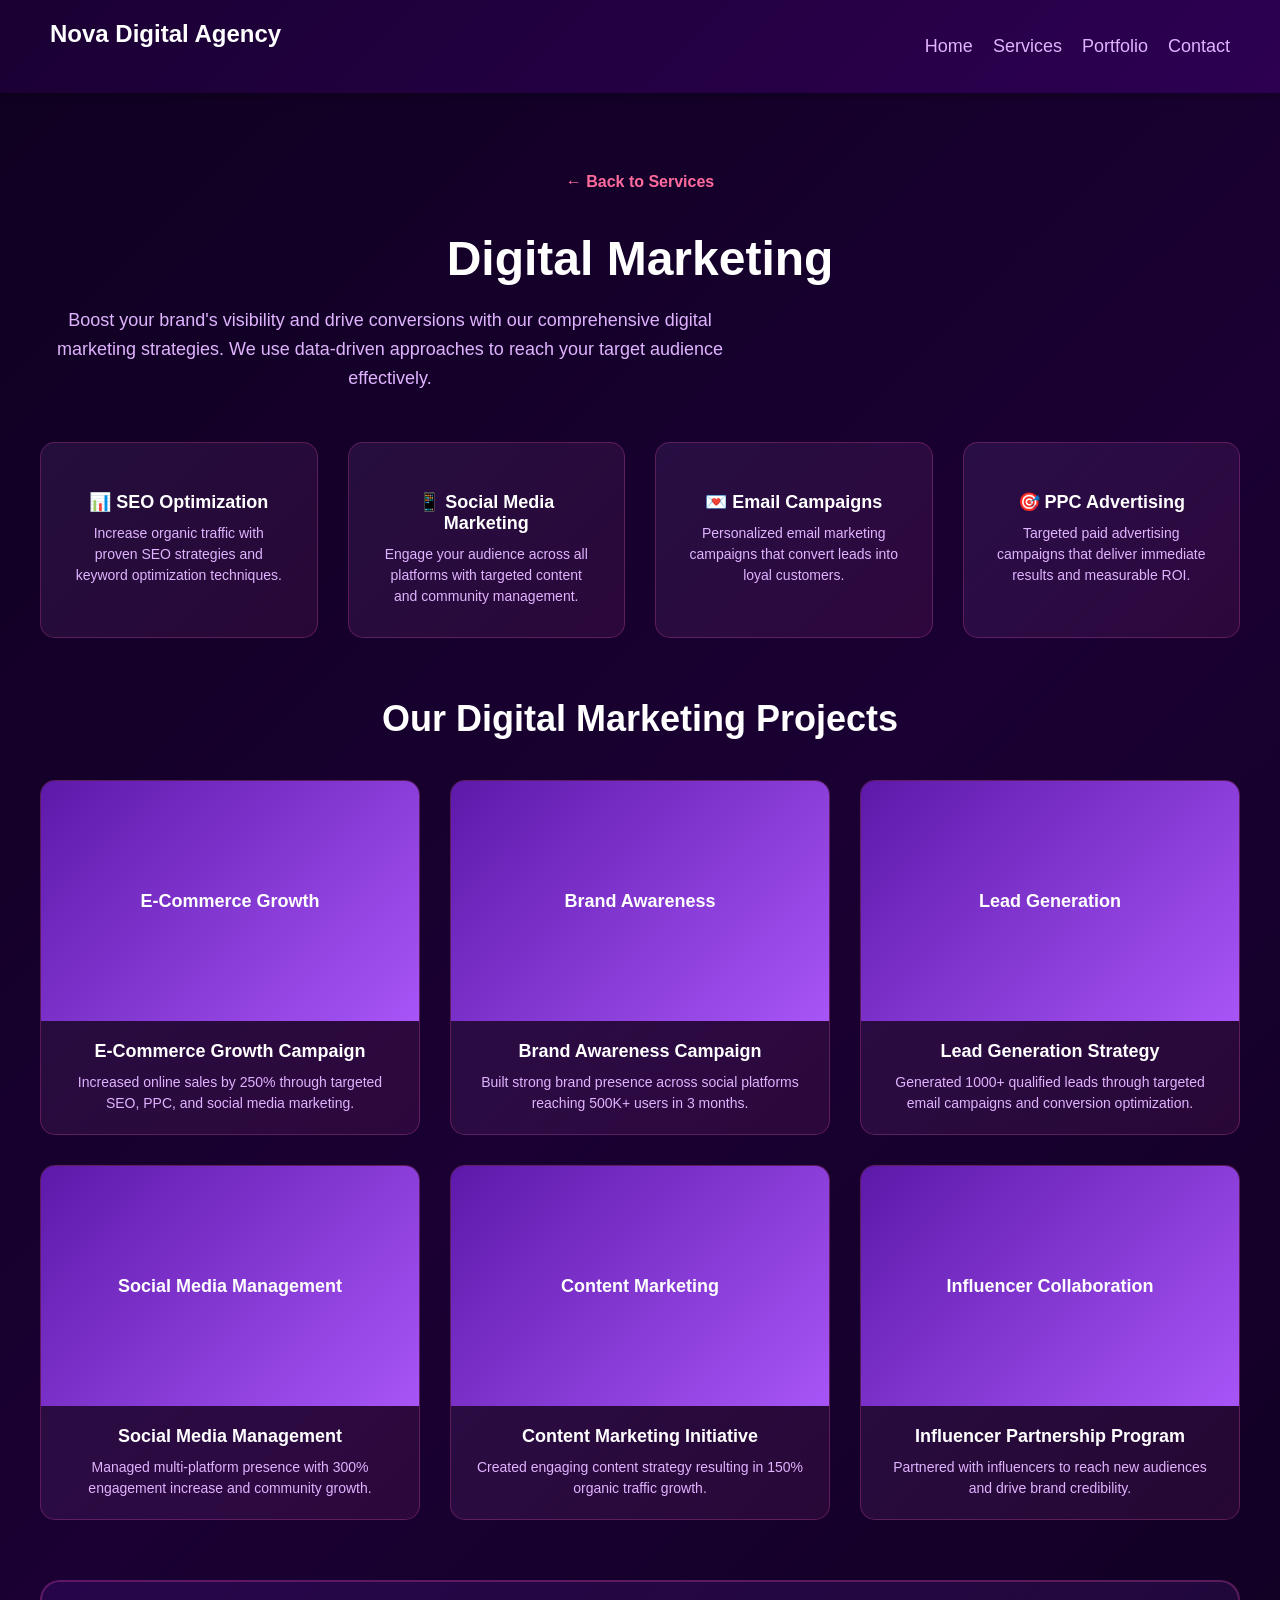
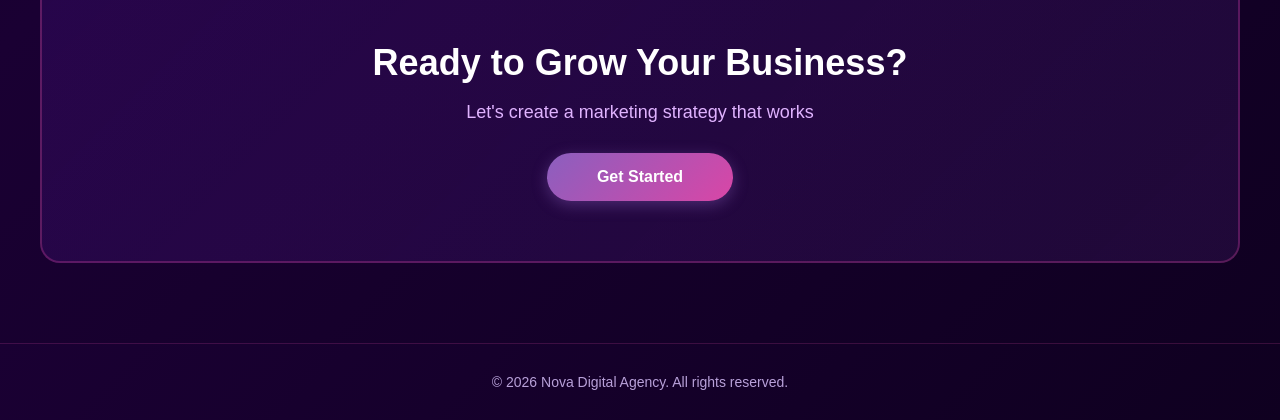
<file: NOVA/digital-marketing.html>
<!DOCTYPE html>
<html lang="en">
<head>
    <meta charset="UTF-8">
    <meta name="viewport" content="width=device-width, initial-scale=1.0">
    <title>Digital Marketing - Nova Digital Agency</title>
    <link rel="stylesheet" href="style.css">
</head>
<body>
<nav>
    <h2>Nova Digital Agency</h2>
    <ul>
        <li><a href="index.html#home">Home</a></li>
        <li><a href="index.html#services">Services</a></li>
        <li><a href="index.html#portfolio">Portfolio</a></li>
        <li><a href="index.html#contact">Contact</a></li>
    </ul>
</nav>

<section class="service-detail">
    <div class="back-button">
        <a href="index.html#services">← Back to Services</a>
    </div>
    
    <h1>Digital Marketing</h1>
    <p class="service-description">Boost your brand's visibility and drive conversions with our comprehensive digital marketing strategies. We use data-driven approaches to reach your target audience effectively.</p>
    
    <div class="service-features">
        <div class="feature">
            <h3>📊 SEO Optimization</h3>
            <p>Increase organic traffic with proven SEO strategies and keyword optimization techniques.</p>
        </div>
        <div class="feature">
            <h3>📱 Social Media Marketing</h3>
            <p>Engage your audience across all platforms with targeted content and community management.</p>
        </div>
        <div class="feature">
            <h3>💌 Email Campaigns</h3>
            <p>Personalized email marketing campaigns that convert leads into loyal customers.</p>
        </div>
        <div class="feature">
            <h3>🎯 PPC Advertising</h3>
            <p>Targeted paid advertising campaigns that deliver immediate results and measurable ROI.</p>
        </div>
    </div>

    <h2 style="margin-top: 60px; margin-bottom: 40px;">Our Digital Marketing Projects</h2>
    <div class="portfolio-grid">
        <div class="portfolio-item">
            <div class="portfolio-image">E-Commerce Growth</div>
            <h3>E-Commerce Growth Campaign</h3>
            <p>Increased online sales by 250% through targeted SEO, PPC, and social media marketing.</p>
        </div>
        <div class="portfolio-item">
            <div class="portfolio-image">Brand Awareness</div>
            <h3>Brand Awareness Campaign</h3>
            <p>Built strong brand presence across social platforms reaching 500K+ users in 3 months.</p>
        </div>
        <div class="portfolio-item">
            <div class="portfolio-image">Lead Generation</div>
            <h3>Lead Generation Strategy</h3>
            <p>Generated 1000+ qualified leads through targeted email campaigns and conversion optimization.</p>
        </div>
        <div class="portfolio-item">
            <div class="portfolio-image">Social Media Management</div>
            <h3>Social Media Management</h3>
            <p>Managed multi-platform presence with 300% engagement increase and community growth.</p>
        </div>
        <div class="portfolio-item">
            <div class="portfolio-image">Content Marketing</div>
            <h3>Content Marketing Initiative</h3>
            <p>Created engaging content strategy resulting in 150% organic traffic growth.</p>
        </div>
        <div class="portfolio-item">
            <div class="portfolio-image">Influencer Collaboration</div>
            <h3>Influencer Partnership Program</h3>
            <p>Partnered with influencers to reach new audiences and drive brand credibility.</p>
        </div>
    </div>

    <div class="cta-section">
        <h2>Ready to Grow Your Business?</h2>
        <p>Let's create a marketing strategy that works</p>
        <a href="index.html#contact" class="cta-button">Get Started</a>
    </div>
</section>

<footer>
    <p>&copy; 2026 Nova Digital Agency. All rights reserved.</p>    
</footer>
<script src="script.js?v=100"></script>
</body>
</html>
</file>
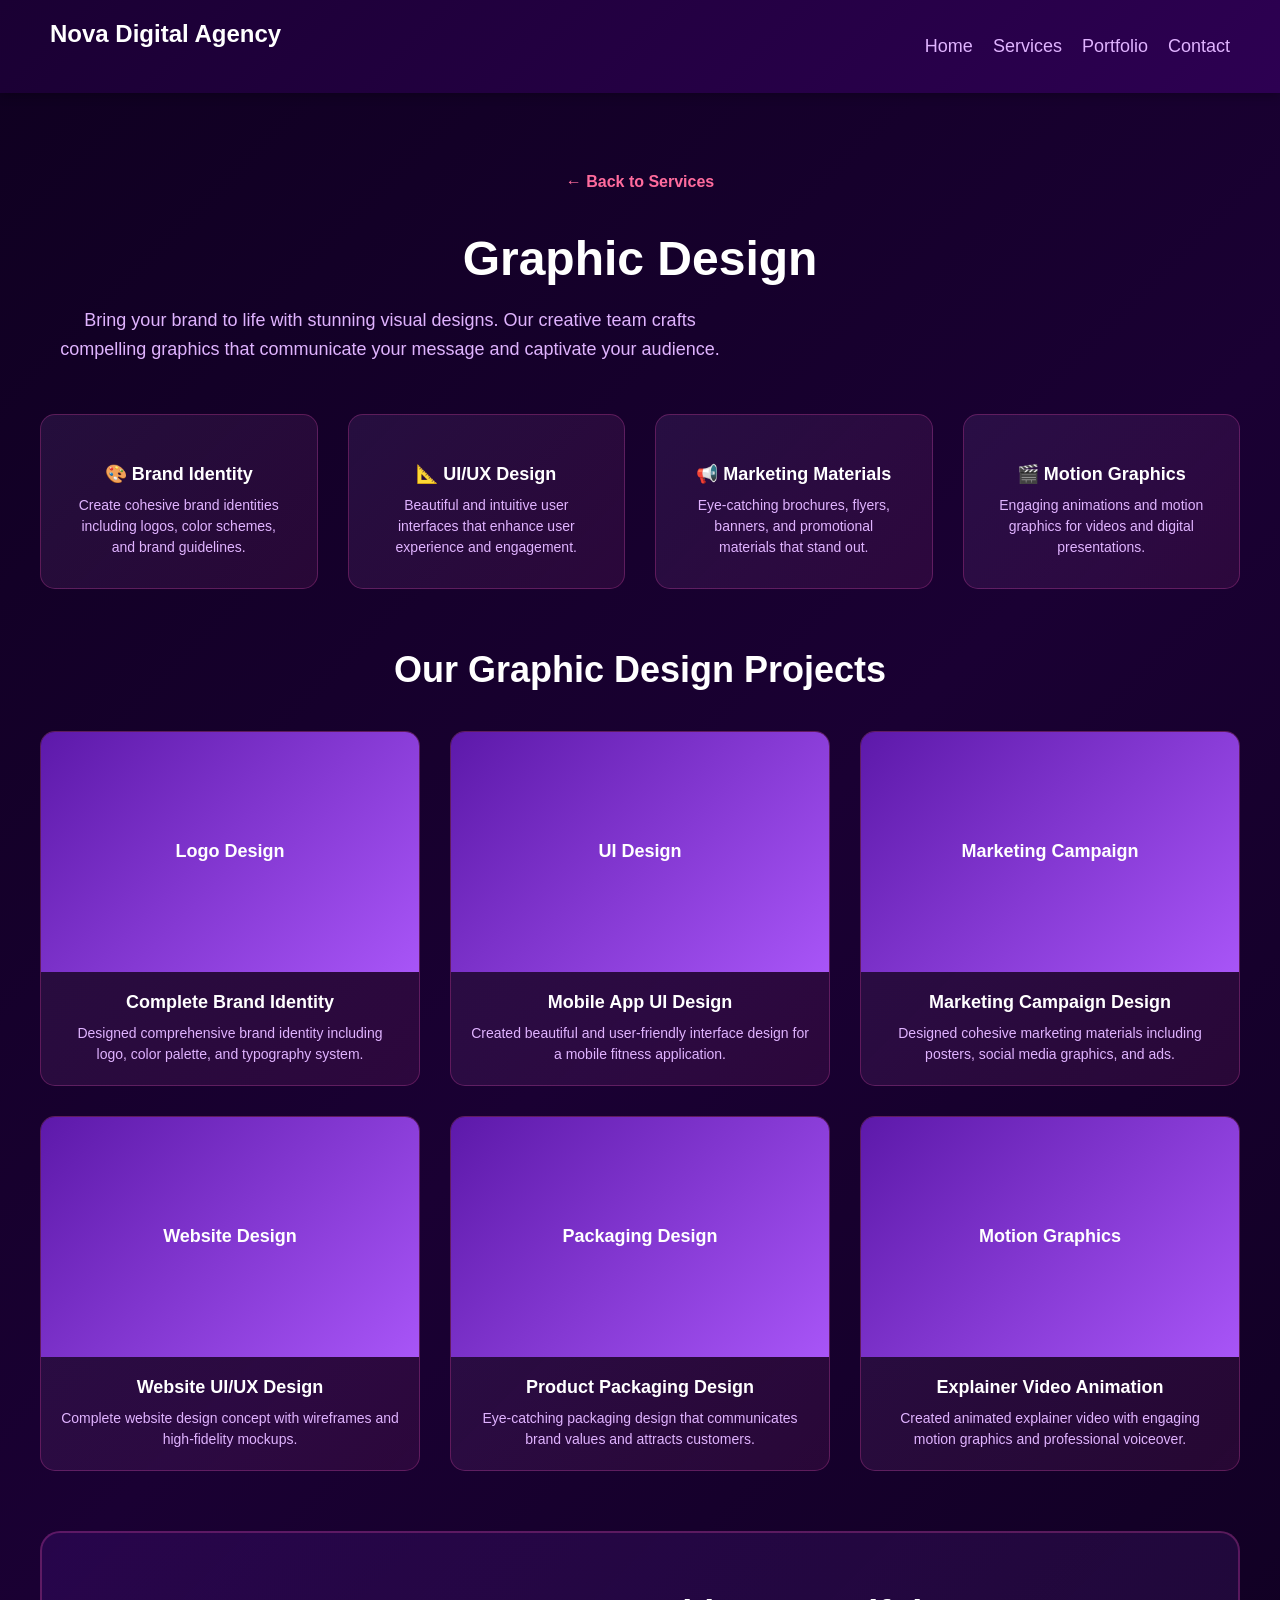
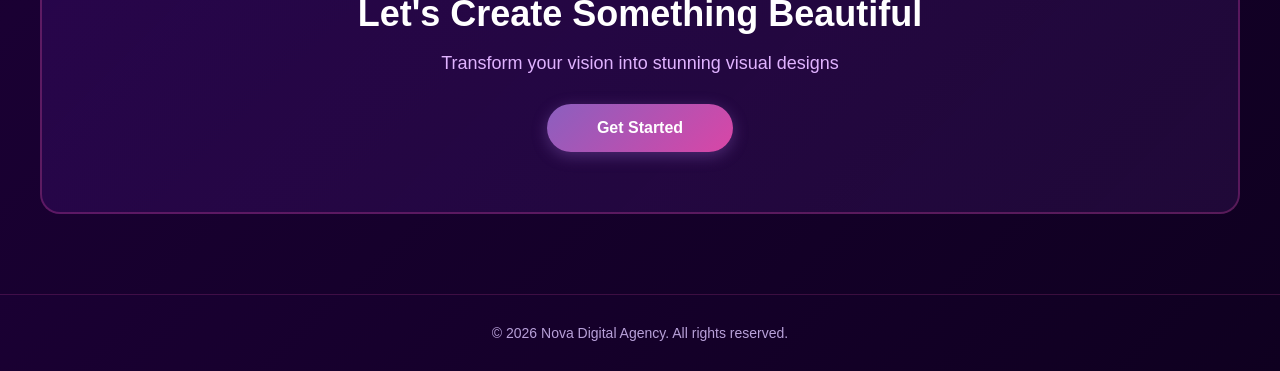
<file: NOVA/graphic-design.html>
<!DOCTYPE html>
<html lang="en">
<head>
    <meta charset="UTF-8">
    <meta name="viewport" content="width=device-width, initial-scale=1.0">
    <title>Graphic Design - Nova Digital Agency</title>
    <link rel="stylesheet" href="style.css">
</head>
<body>
<nav>
    <h2>Nova Digital Agency</h2>
    <ul>
        <li><a href="index.html#home">Home</a></li>
        <li><a href="index.html#services">Services</a></li>
        <li><a href="index.html#portfolio">Portfolio</a></li>
        <li><a href="index.html#contact">Contact</a></li>
    </ul>
</nav>

<section class="service-detail">
    <div class="back-button">
        <a href="index.html#services">← Back to Services</a>
    </div>
    
    <h1>Graphic Design</h1>
    <p class="service-description">Bring your brand to life with stunning visual designs. Our creative team crafts compelling graphics that communicate your message and captivate your audience.</p>
    
    <div class="service-features">
        <div class="feature">
            <h3>🎨 Brand Identity</h3>
            <p>Create cohesive brand identities including logos, color schemes, and brand guidelines.</p>
        </div>
        <div class="feature">
            <h3>📐 UI/UX Design</h3>
            <p>Beautiful and intuitive user interfaces that enhance user experience and engagement.</p>
        </div>
        <div class="feature">
            <h3>📢 Marketing Materials</h3>
            <p>Eye-catching brochures, flyers, banners, and promotional materials that stand out.</p>
        </div>
        <div class="feature">
            <h3>🎬 Motion Graphics</h3>
            <p>Engaging animations and motion graphics for videos and digital presentations.</p>
        </div>
    </div>

    <h2 style="margin-top: 60px; margin-bottom: 40px;">Our Graphic Design Projects</h2>
    <div class="portfolio-grid">
        <div class="portfolio-item">
            <div class="portfolio-image">Logo Design</div>
            <h3>Complete Brand Identity</h3>
            <p>Designed comprehensive brand identity including logo, color palette, and typography system.</p>
        </div>
        <div class="portfolio-item">
            <div class="portfolio-image">UI Design</div>
            <h3>Mobile App UI Design</h3>
            <p>Created beautiful and user-friendly interface design for a mobile fitness application.</p>
        </div>
        <div class="portfolio-item">
            <div class="portfolio-image">Marketing Campaign</div>
            <h3>Marketing Campaign Design</h3>
            <p>Designed cohesive marketing materials including posters, social media graphics, and ads.</p>
        </div>
        <div class="portfolio-item">
            <div class="portfolio-image">Website Design</div>
            <h3>Website UI/UX Design</h3>
            <p>Complete website design concept with wireframes and high-fidelity mockups.</p>
        </div>
        <div class="portfolio-item">
            <div class="portfolio-image">Packaging Design</div>
            <h3>Product Packaging Design</h3>
            <p>Eye-catching packaging design that communicates brand values and attracts customers.</p>
        </div>
        <div class="portfolio-item">
            <div class="portfolio-image">Motion Graphics</div>
            <h3>Explainer Video Animation</h3>
            <p>Created animated explainer video with engaging motion graphics and professional voiceover.</p>
        </div>
    </div>

    <div class="cta-section">
        <h2>Let's Create Something Beautiful</h2>
        <p>Transform your vision into stunning visual designs</p>
        <a href="index.html#contact" class="cta-button">Get Started</a>
    </div>
</section>

<footer>
    <p>&copy; 2026 Nova Digital Agency. All rights reserved.</p>    
</footer>
<script src="script.js?v=100"></script>
</body>
</html>
</file>
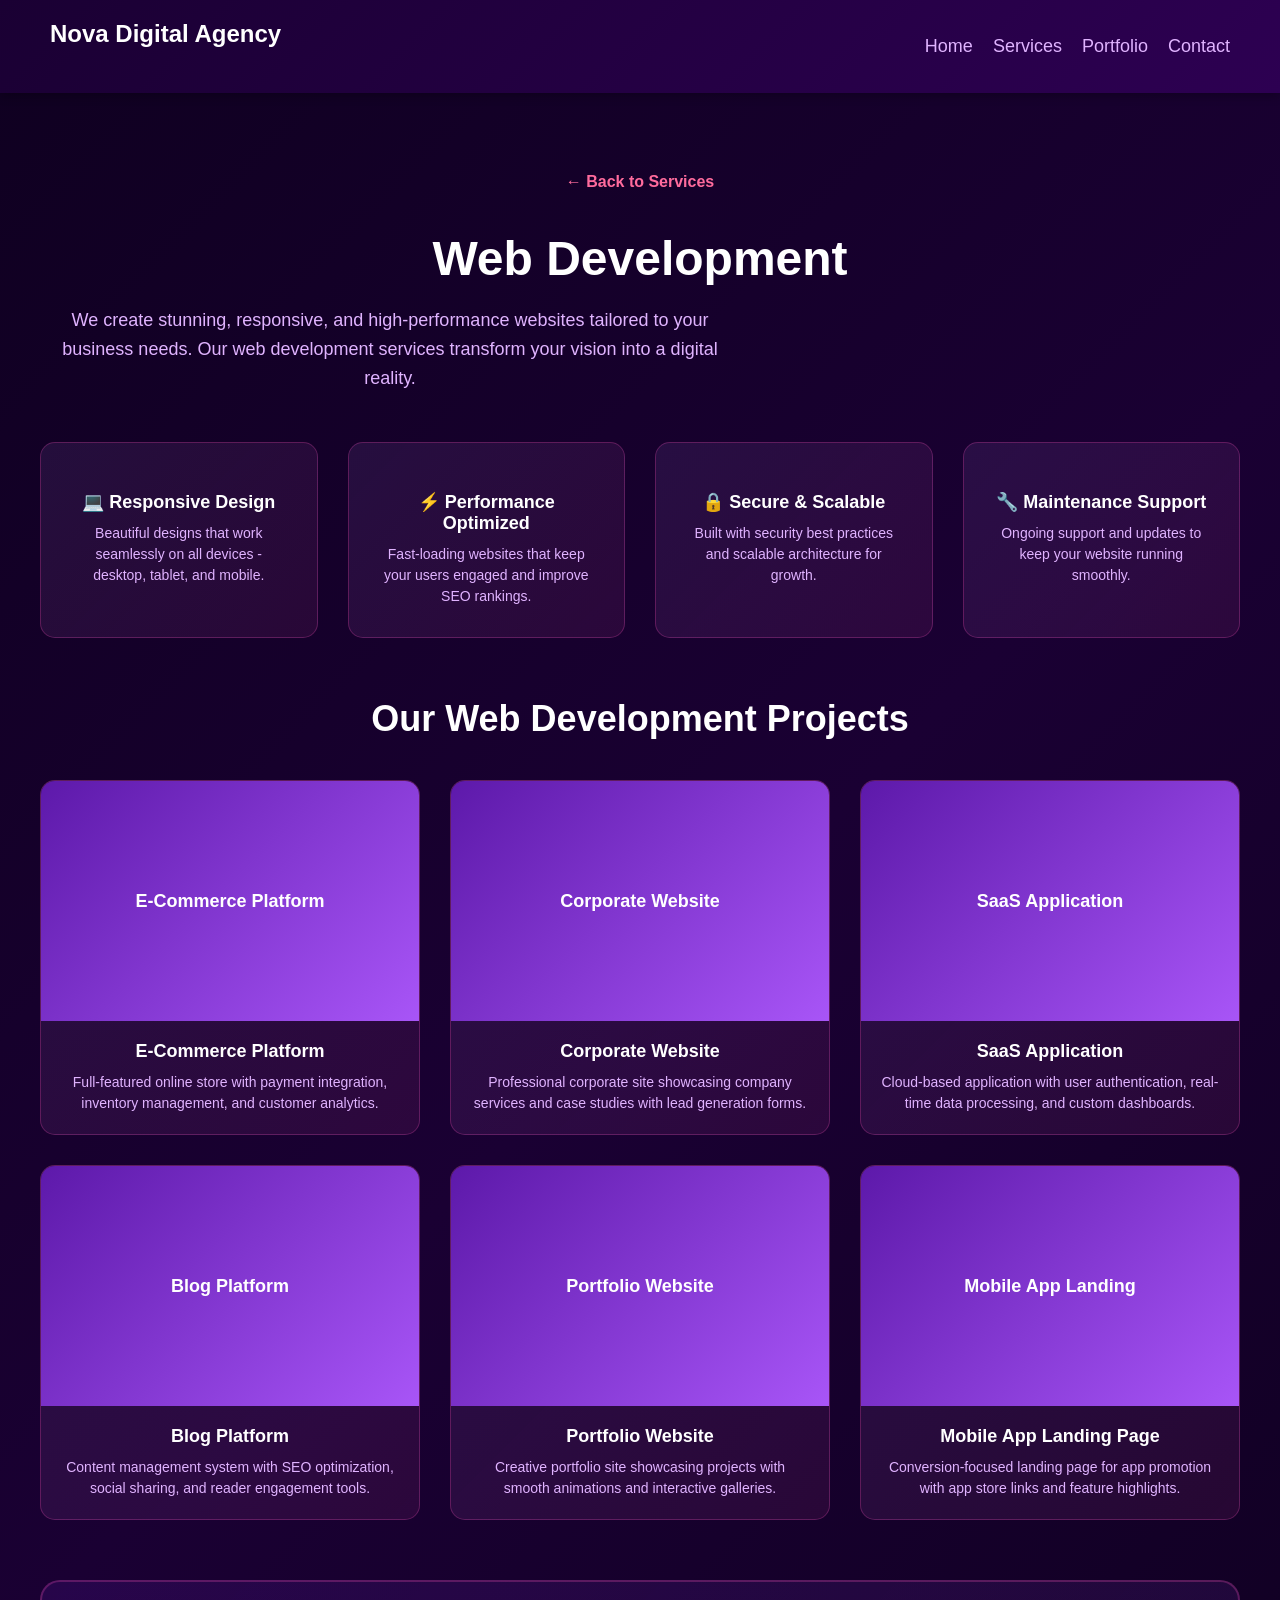
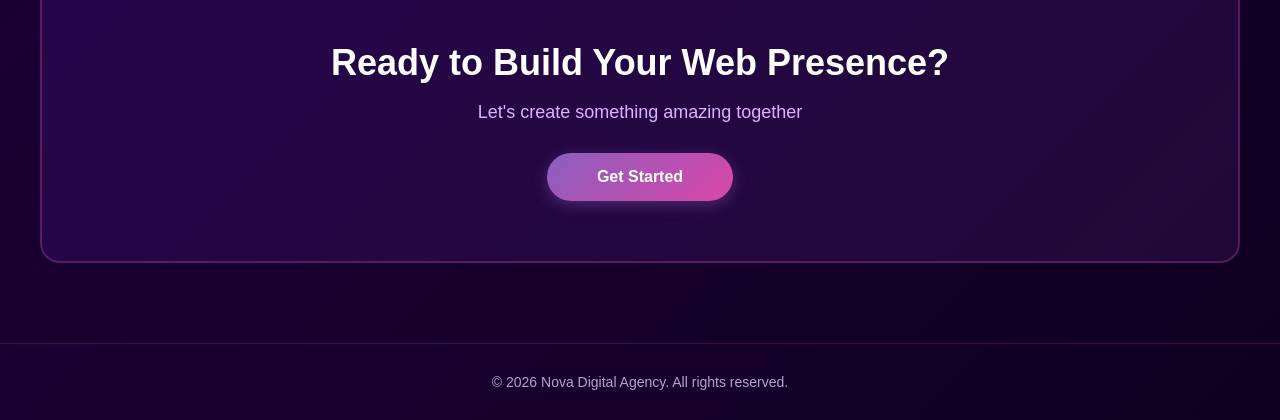
<file: NOVA/web-development.html>
<!DOCTYPE html>
<html lang="en">
<head>
    <meta charset="UTF-8">
    <meta name="viewport" content="width=device-width, initial-scale=1.0">
    <title>Web Development - Nova Digital Agency</title>
    <link rel="stylesheet" href="style.css">
</head>
<body>
<nav>
    <h2>Nova Digital Agency</h2>
    <ul>
        <li><a href="index.html#home">Home</a></li>
        <li><a href="index.html#services">Services</a></li>
        <li><a href="index.html#portfolio">Portfolio</a></li>
        <li><a href="index.html#contact">Contact</a></li>
    </ul>
</nav>

<section class="service-detail">
    <div class="back-button">
        <a href="index.html#services">← Back to Services</a>
    </div>
    
    <h1>Web Development</h1>
    <p class="service-description">We create stunning, responsive, and high-performance websites tailored to your business needs. Our web development services transform your vision into a digital reality.</p>
    
    <div class="service-features">
        <div class="feature">
            <h3>💻 Responsive Design</h3>
            <p>Beautiful designs that work seamlessly on all devices - desktop, tablet, and mobile.</p>
        </div>
        <div class="feature">
            <h3>⚡ Performance Optimized</h3>
            <p>Fast-loading websites that keep your users engaged and improve SEO rankings.</p>
        </div>
        <div class="feature">
            <h3>🔒 Secure & Scalable</h3>
            <p>Built with security best practices and scalable architecture for growth.</p>
        </div>
        <div class="feature">
            <h3>🔧 Maintenance Support</h3>
            <p>Ongoing support and updates to keep your website running smoothly.</p>
        </div>
    </div>

    <h2 style="margin-top: 60px; margin-bottom: 40px;">Our Web Development Projects</h2>
    <div class="portfolio-grid">
        <div class="portfolio-item">
            <div class="portfolio-image">E-Commerce Platform</div>
            <h3>E-Commerce Platform</h3>
            <p>Full-featured online store with payment integration, inventory management, and customer analytics.</p>
        </div>
        <div class="portfolio-item">
            <div class="portfolio-image">Corporate Website</div>
            <h3>Corporate Website</h3>
            <p>Professional corporate site showcasing company services and case studies with lead generation forms.</p>
        </div>
        <div class="portfolio-item">
            <div class="portfolio-image">SaaS Application</div>
            <h3>SaaS Application</h3>
            <p>Cloud-based application with user authentication, real-time data processing, and custom dashboards.</p>
        </div>
        <div class="portfolio-item">
            <div class="portfolio-image">Blog Platform</div>
            <h3>Blog Platform</h3>
            <p>Content management system with SEO optimization, social sharing, and reader engagement tools.</p>
        </div>
        <div class="portfolio-item">
            <div class="portfolio-image">Portfolio Website</div>
            <h3>Portfolio Website</h3>
            <p>Creative portfolio site showcasing projects with smooth animations and interactive galleries.</p>
        </div>
        <div class="portfolio-item">
            <div class="portfolio-image">Mobile App Landing</div>
            <h3>Mobile App Landing Page</h3>
            <p>Conversion-focused landing page for app promotion with app store links and feature highlights.</p>
        </div>
    </div>

    <div class="cta-section">
        <h2>Ready to Build Your Web Presence?</h2>
        <p>Let's create something amazing together</p>
        <a href="index.html#contact" class="cta-button">Get Started</a>
    </div>
</section>

<footer>
    <p>&copy; 2026 Nova Digital Agency. All rights reserved.</p>    
</footer>
<script src="script.js?v=100"></script>
</body>
</html>
</file>
<file: NOVA/style.css>
nav{
    display: flex;
    justify-content: space-between;
    padding: 20px 50px;
    position: sticky;
    top: 0;
    background: linear-gradient(135deg, #1a0033 0%, #2d0052 100%);
    box-shadow: 0 2px 10px rgba(0,0,0,0.3);
    z-index: 1000;
}
nav h2 {
    color: #fff;
    margin: 0;
}
nav ul{
    display: flex;
    gap: 20px;
    list-style: none;
}
nav a{
    text-decoration: none;
    color: #e0b3ff;
    font-size: 18px;
    font-weight: 500;
    transition: 0.3s;
}
nav a:hover{
    color: #ff6b9d;
}
body{
    background: linear-gradient(135deg, #0f0020 0%, #1a0033 50%, #0f0020 100%);
    font-family: 'Poppins', sans-serif;
    margin: 0;
    color: #fff;
    min-height: 100vh;
}
.slider {
  width: 100%;
  height: 450px;
  overflow: hidden;
  position: relative;
}

.slides {
  display: flex;
  height: 100%;
  transition: transform 0.5s ease-in-out;
}

.slide {
  min-width: 100%; 
  height: 100%;
}

.slide img {
  width: 100%;
  height: 100%;
  object-fit: contain; 
  background: black; 
}

/* arrows */
.arrow {
  position: absolute;
  top: 50%;
  transform: translateY(-50%);
  font-size: 30px;
  color: white;
  background: rgba(0,0,0,0.3);
  padding: 10px 15px;
  cursor: pointer;
  border-radius: 50%;
  user-select: none;
}

.left { left: 15px; }
.right { right: 15px; }

.arrow:hover {
  background: rgba(0,0,0,0.6);
}
.hero{
    text-align: center;
    padding: 80px 20px;
    background: linear-gradient(135deg, rgba(93, 25, 170, 0.2) 0%, rgba(168, 85, 247, 0.1) 100%);
}
.hero h1{
    font-size: 48px;
    color: #fff;
    text-align: center;
    margin: 0 0 15px 0;
    font-weight: 700;
}
.hero p{
    color: #e0b3ff;
    font-size: 18px;
    margin-bottom: 30px;
}
.hero button{
    padding: 15px 40px;
    border: none;
    border-radius: 50px;
    background: linear-gradient(135deg, #8b5fbf 0%, #d946a6 100%);
    color: #fff;
    cursor: pointer;
    font-size: 16px;
    font-weight: 600;
    transition: 0.3s;
    box-shadow: 0 4px 15px rgba(139, 95, 191, 0.4);
}
.hero button:hover{
    transform: translateY(-2px);
    box-shadow: 0 6px 20px rgba(139, 95, 191, 0.6);
}
section{
    padding: 60px 20px;
    text-align: center;
}

section h2 {
    font-size: 36px;
    color: #fff;
    margin-bottom: 15px;
    font-weight: 700;
}

.section-subtitle {
    color: #e0b3ff;
    font-size: 16px;
    margin-bottom: 40px;
}
.carousel {
  width: 100%;
  height: 500px;
  overflow: hidden;
  position: relative;
  color: black;
}

.track {
  display: flex;
  height: 100%;
  transition: transform 0.5s ease-in-out;
}

.slide {
  min-width: 100%;      
  height: 100%;
}

.slide img {
  width: 100%;
  height: 100%;
  object-fit: cover;
  object-position: center;
}

/* buttons */
.btn {
  position: absolute;
  top: 50%;
  transform: translateY(-50%);
  background: rgba(0,0,0,0.4);
  color: white;
  border: none;
  padding: 10px 15px;
  font-size: 22px;
  cursor: pointer;
  border-radius: 50%;
}

.prev { left: 20px; }
.next { right: 20px; }

.btn:hover {
  background: rgba(0,0,0,0.7);
}
.cards {
  display: flex;
  justify-content: center;
  gap: 55px;
  flex-wrap: wrap;
  padding: 20px;
}
.cards2 {
  display: flex;
  justify-content:center;
  gap: 25px;
  flex-wrap: wrap;
}

.portfolio-card {
    position: relative;
    border-radius: 15px;
    overflow: hidden;
    box-shadow: 0 8px 32px rgba(139, 95, 191, 0.2);
    transition: 0.3s;
    cursor: pointer;
    height: 300px;
    flex: 1;
    min-width: 250px;
}

.portfolio-card img {
    width: 100%;
    height: 100%;
    object-fit: cover;
    display: block;
}

.portfolio-content {
    position: absolute;
    bottom: 0;
    left: 0;
    right: 0;
    background: linear-gradient(180deg, transparent 0%, rgba(15, 0, 32, 0.9) 100%);
    padding: 30px 20px 20px;
    color: #fff;
}

.portfolio-card h3 {
    color: #fff;
    margin: 0 0 5px 0;
    font-size: 18px;
}

.portfolio-card p {
    color: #e0b3ff;
    margin: 0;
    font-size: 14px;
}

.portfolio-card:hover {
    transform: translateY(-8px);
    box-shadow: 0 12px 40px rgba(217, 70, 166, 0.3);
}

/* Reviews Section */
.reviews-section {
    background: linear-gradient(135deg, rgba(93, 25, 170, 0.1) 0%, rgba(168, 85, 247, 0.05) 100%);
    margin-top: 60px;
}

.reviews-grid {
    display: grid;
    grid-template-columns: repeat(auto-fit, minmax(280px, 1fr));
    gap: 30px;
    margin-top: 40px;
}

.review-card {
    background: linear-gradient(135deg, rgba(139, 95, 191, 0.15) 0%, rgba(217, 70, 166, 0.1) 100%);
    padding: 30px;
    border-radius: 15px;
    border: 1px solid rgba(217, 70, 166, 0.3);
    transition: 0.3s;
}

.review-card:hover {
    transform: translateY(-5px);
    background: linear-gradient(135deg, rgba(139, 95, 191, 0.25) 0%, rgba(217, 70, 166, 0.2) 100%);
    box-shadow: 0 12px 40px rgba(217, 70, 166, 0.3);
}

.stars {
    font-size: 20px;
    margin-bottom: 15px;
}

.review-text {
    color: #e0b3ff;
    font-size: 15px;
    line-height: 1.6;
    margin-bottom: 15px;
    font-style: italic;
}

.review-author {
    color: #fff;
    font-weight: 600;
    font-size: 14px;
    margin: 0;
}
.card {
  background: linear-gradient(135deg, rgba(139, 95, 191, 0.15) 0%, rgba(217, 70, 166, 0.1) 100%);
  color: #fff;
  padding: 30px;
  width: 240px;
  border-radius: 20px;
  backdrop-filter: blur(12px);
  border: 1px solid rgba(217, 70, 166, 0.3);
  box-shadow: 0 8px 32px rgba(139, 95, 191, 0.2);
  transition: 0.4s;
}

.card h3{
    color: #fff;
    font-size: 20px;
    margin-bottom: 15px;
}

.card p{
    color: #e0b3ff;
}

.card:hover {
  transform: translateY(-8px);
  background: linear-gradient(135deg, rgba(139, 95, 191, 0.25) 0%, rgba(217, 70, 166, 0.2) 100%);
  border-color: rgba(217, 70, 166, 0.5);
  box-shadow: 0 12px 40px rgba(217, 70, 166, 0.3);
}

.card-link {
  text-decoration: none;
  color: inherit;
  display: inline-block;
  cursor: pointer;
}
form{
    display: flex;
    flex-direction: column;
    gap: 15px;
    width: 100%;
    max-width: 500px;
    margin: auto;
}
input, textarea{
    padding: 15px;
    border: none;
    border-radius: 10px;
    outline: none;
    background: rgba(255,255,255,0.1);
    color: #fff;
    border: 1px solid rgba(217, 70, 166, 0.3);
    font-size: 16px;
    font-family: 'Poppins', sans-serif;
    transition: 0.3s;
}
input::placeholder, textarea::placeholder{
    color: #b8a0d9;
}
input:focus, textarea:focus{
    background: rgba(139, 95, 191, 0.2);
    border-color: rgba(217, 70, 166, 0.6);
}
textarea{
    min-height: 120px;
    resize: vertical;
}
button{
    padding: 15px;
    border: none;
    border-radius: 10px;
    background: linear-gradient(135deg, #8b5fbf 0%, #d946a6 100%);
    color: #fff;
    cursor: pointer;
    font-weight: 600;
    font-size: 16px;
    transition: 0.3s;
    box-shadow: 0 4px 15px rgba(139, 95, 191, 0.4);
}
button:hover{
    transform: translateY(-2px);
    box-shadow: 0 6px 20px rgba(217, 70, 166, 0.5);
}
/* Contact Section */
.contact-info-row {
    display: flex;
    justify-content: center;
    gap: 30px;
    margin-bottom: 40px;
    flex-wrap: wrap;
}

.info-item {
    background: linear-gradient(135deg, rgba(139, 95, 191, 0.15) 0%, rgba(217, 70, 166, 0.1) 100%);
    padding: 30px;
    border-radius: 15px;
    backdrop-filter: blur(12px);
    border: 1px solid rgba(217, 70, 166, 0.3);
    box-shadow: 0 8px 32px rgba(139, 95, 191, 0.2);
    min-width: 200px;
    flex: 1;
    min-height: 200px;
    text-align: center;
    transition: 0.3s;
}

.info-item:hover {
    background: linear-gradient(135deg, rgba(139, 95, 191, 0.25) 0%, rgba(217, 70, 166, 0.2) 100%);
    box-shadow: 0 12px 40px rgba(217, 70, 166, 0.3);
    transform: translateY(-5px);
}

.info-icon {
    font-size: 40px;
    margin-bottom: 15px;
}

.info-item h3 {
    font-size: 18px;
    margin-bottom: 15px;
    color: #fff;
    font-weight: 600;
}

.info-item p {
    margin: 0;
    font-size: 15px;
    color: #e0b3ff;
}

.info-item a {
    color: #ff6b9d;
    text-decoration: none;
    font-weight: 600;
    transition: 0.3s;
}

.info-item a:hover {
    color: #ffa0c7;
    text-decoration: underline;
}

/* Map Row - Full Width */
.map-row {
    width: 100%;
    margin-bottom: 50px;
}

.map-container {
    border-radius: 15px;
    overflow: hidden;
    box-shadow: 0 8px 32px rgba(139, 95, 191, 0.3);
    height: 400px;
    width: 100%;
}

.map-container iframe {
    border-radius: 15px;
    width: 100%;
    height: 100%;
}

.form-wrapper {
    background: linear-gradient(135deg, rgba(139, 95, 191, 0.1) 0%, rgba(217, 70, 166, 0.05) 100%);
    padding: 50px 30px;
    border-radius: 20px;
    border: 1px solid rgba(217, 70, 166, 0.2);
    max-width: 600px;
    margin: 0 auto;
}

@media (max-width: 768px) {
    .contact-info-row {
        flex-direction: column;
        gap: 20px;
    }
    
    .info-item {
        min-width: 100%;
    }
    
    .map-container {
        height: 300px;
    }
}

footer{
    text-align: center;
    padding: 30px 20px;
    background: linear-gradient(135deg, #1a0033 0%, #0f0020 100%);
    color: #b8a0d9;
    border-top: 1px solid rgba(217, 70, 166, 0.2);
    font-size: 14px;
}

footer p {
    margin: 0;
}

/* Service Detail Pages */
.service-detail {
    max-width: 1200px;
    margin: 0 auto;
    padding: 80px 20px;
}

.back-button {
    margin-bottom: 40px;
}

.back-button a {
    color: #ff6b9d;
    text-decoration: none;
    font-weight: 600;
    font-size: 16px;
    transition: 0.3s;
}

.back-button a:hover {
    color: #ffa0c7;
}

.service-detail h1 {
    font-size: 48px;
    color: #fff;
    margin: 0 0 20px 0;
    font-weight: 700;

}

.service-description {
    font-size: 18px;
    color: #e0b3ff;
    line-height: 1.6;
    margin-bottom: 50px;
    max-width: 700px;
    text-align: center;
    justify-self: center;
}

.service-features {
    display: grid;
    grid-template-columns: repeat(auto-fit, minmax(250px, 1fr));
    gap: 30px;
    margin-bottom: 60px;
}

.feature {
    background: linear-gradient(135deg, rgba(139, 95, 191, 0.15) 0%, rgba(217, 70, 166, 0.1) 100%);
    padding: 30px;
    border-radius: 15px;
    border: 1px solid rgba(217, 70, 166, 0.3);
    transition: 0.3s;
}

.feature:hover {
    transform: translateY(-5px);
    background: linear-gradient(135deg, rgba(139, 95, 191, 0.25) 0%, rgba(217, 70, 166, 0.2) 100%);
    box-shadow: 0 12px 40px rgba(217, 70, 166, 0.3);
}

.feature h3 {
    color: #fff;
    font-size: 18px;
    margin-bottom: 10px;
}

.feature p {
    color: #e0b3ff;
    font-size: 14px;
    line-height: 1.5;
    margin: 0;
}

.portfolio-grid {
    display: grid;
    grid-template-columns: repeat(auto-fit, minmax(300px, 1fr));
    gap: 30px;
    margin-bottom: 60px;
}

.portfolio-item {
    background: linear-gradient(135deg, rgba(139, 95, 191, 0.15) 0%, rgba(217, 70, 166, 0.1) 100%);
    border-radius: 15px;
    border: 1px solid rgba(217, 70, 166, 0.3);
    overflow: hidden;
    transition: 0.3s;
}

.portfolio-item:hover {
    transform: translateY(-8px);
    box-shadow: 0 12px 40px rgba(217, 70, 166, 0.3);
}

.portfolio-image {
    background: linear-gradient(135deg, #5d19aa 0%, #a855f7 100%);
    height: 200px;
    display: flex;
    align-items: center;
    justify-content: center;
    color: #fff;
    font-size: 18px;
    object-fit: contain;
    font-weight: 600;
    text-align: center;
    padding: 20px;
    overflow: hidden;
}

.portfolio-image img {
    width: 100%;
    height: 100%;
    object-fit: cover;
    display: block;
}

.portfolio-item h3 {
    color: #fff;
    padding: 20px 20px 10px 20px;
    margin: 0;
    font-size: 18px;
}

.portfolio-item p {
    color: #e0b3ff;
    padding: 0 20px 20px 20px;
    margin: 0;
    font-size: 14px;
    line-height: 1.5;
}

.cta-section {
    background: linear-gradient(135deg, rgba(93, 25, 170, 0.2) 0%, rgba(168, 85, 247, 0.1) 100%);
    border: 2px solid rgba(217, 70, 166, 0.3);
    border-radius: 20px;
    padding: 60px 40px;
    text-align: center;
}

.cta-section h2 {
    font-size: 36px;
    color: #fff;
    margin: 0 0 15px 0;
}

.cta-section p {
    font-size: 18px;
    color: #e0b3ff;
    margin-bottom: 30px;
}

.cta-button {
    display: inline-block;
    padding: 15px 50px;
    background: linear-gradient(135deg, #8b5fbf 0%, #d946a6 100%);
    color: #fff;
    text-decoration: none;
    border-radius: 50px;
    font-weight: 600;
    font-size: 16px;
    transition: 0.3s;
    box-shadow: 0 4px 15px rgba(139, 95, 191, 0.4);
}

.cta-button:hover {
    transform: translateY(-2px);
    box-shadow: 0 6px 20px rgba(217, 70, 166, 0.5);
}

@media (max-width: 768px) {
    .service-detail {
        padding: 40px 20px;
    }
    
    .service-detail h1 {
        font-size: 32px;
    }
    
    .cta-section {
        padding: 40px 20px;
    }
    
    .portfolio-grid {
        grid-template-columns: 1fr;
    }
}
</file>
